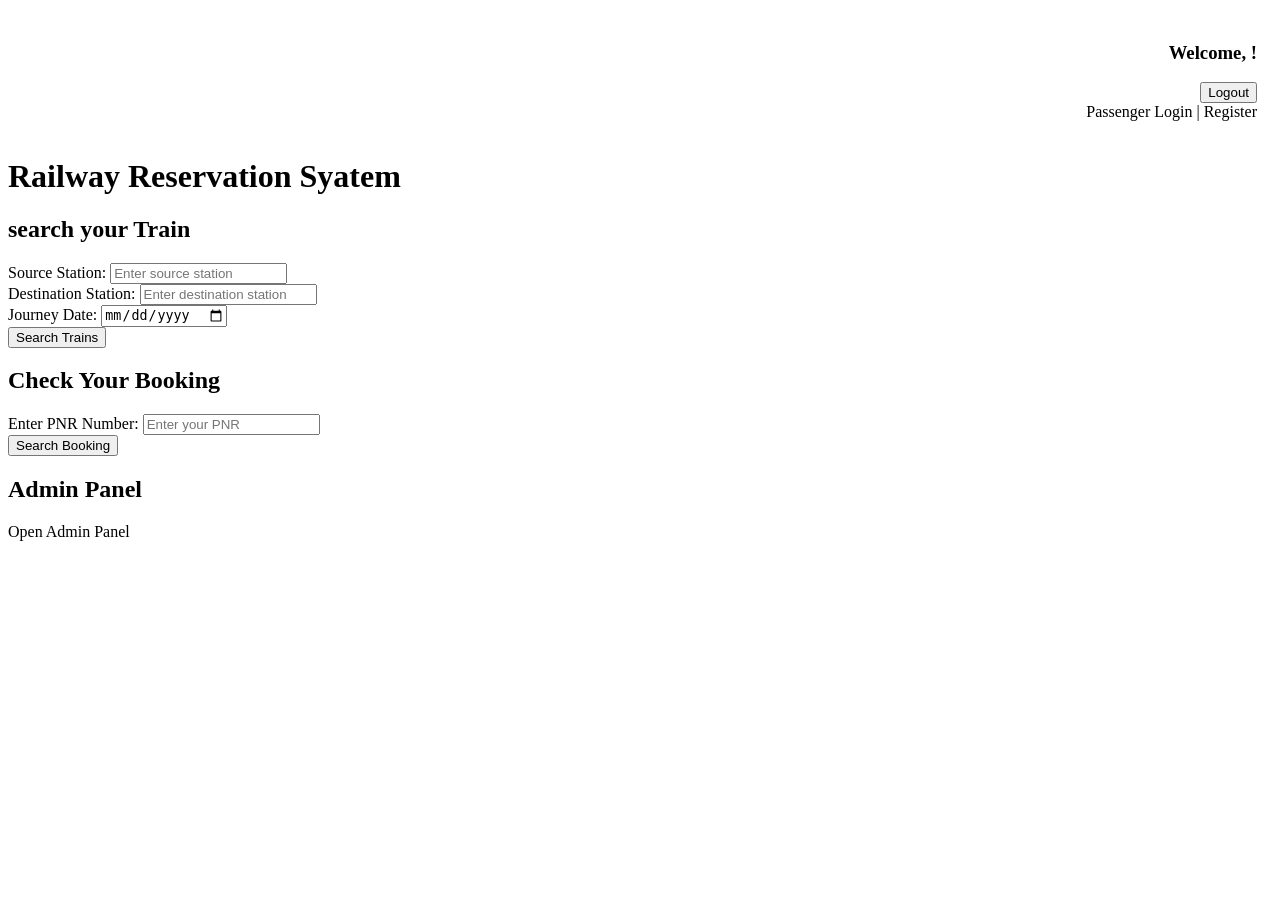
<file: src/main/resources/templates/index.html>
<!DOCTYPE html>
<html xmlns:th="http://www.thymeleaf.org">
<head>
    <meta charset="UTF-8">
    <meta name="viewport" content="width=device-width, initial-scale=1.0">
    <title>Railway Reservation System</title>
    <link rel="stylesheet" th:href="@{/css/home.css}">
</head>
<body>
    
<div style="text-align:right; padding:15px;">

    <div th:if="${session.passengerId != null}">
        <h3>
            Welcome,
            <span th:text="${session.passengerName}"></span>!
        </h3>

        <form th:action="@{/passenger/logout}" method="post">
            <button type="submit">Logout</button>
        </form>
    </div>

    <div th:unless="${session.passengerId != null}">
        <a th:href="@{/passenger/login}">Passenger Login</a>
        |
        <a th:href="@{/register}">Register</a>
    </div>

</div>


  <h1>Railway Reservation Syatem</h1>
    <p th:if="${mesage}"
    th:text="${message}"
    style="color:green;">
</p>
<p th:if="${mesage}"
    th:text="${error}"
    style="color:red;">
</p>
    <h2>search your Train</h2>
    <form th:action="@{/search-trains}" method="get">
        <label>Source Station:</label>
        <input type="text" name="source" placeholder="Enter source station" required>
        <br>
        <label>Destination Station:</label>
        <input type="text" name="destination" placeholder="Enter destination station" required>
        <br>
        <label>Journey Date:</label>
        <input type="date" name="journeyDate" required>
        <br>
        <button type="submit">Search Trains</button>
    </form>
    <h2>Check Your Booking</h2>
    <form th:action="@{/search-booking}" method="get">
        <label>Enter PNR Number:</label>
        <input type="text" name="pnr" placeholder="Enter your PNR" required>
        <br>
        <button type="submit">Search Booking</button>
    </form>
    <h2>Admin Panel</h2>
    <a th:href="@{/admin}">Open Admin Panel</a>
</body>
</html>
</file>
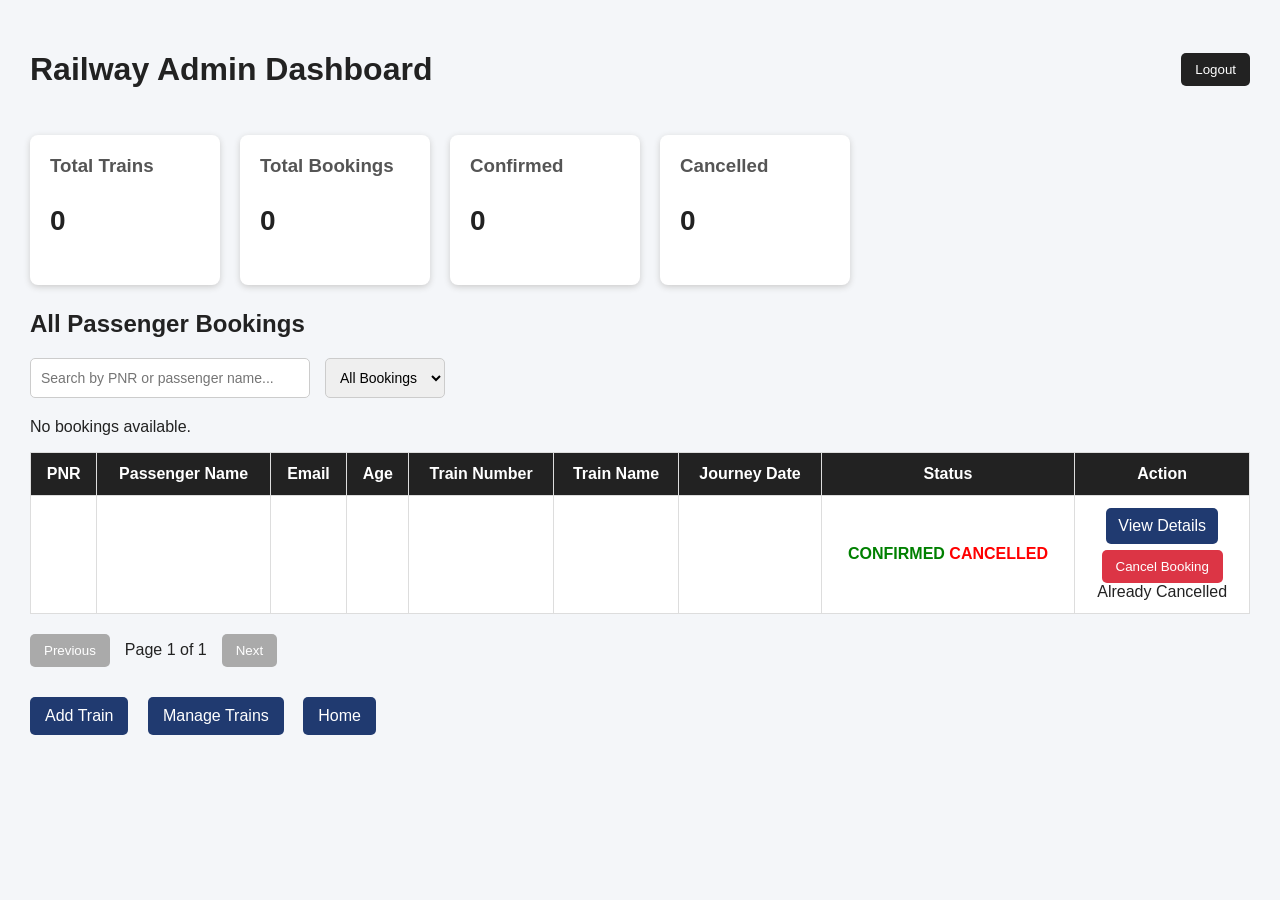
<file: src/main/resources/templates/admin-dashboard.html>
<!DOCTYPE html>
<html xmlns:th="http://www.thymeleaf.org">

<head>
    <meta charset="UTF-8">
    <meta name="viewport" content="width=device-width, initial-scale=1.0">

    <title>Railway Admin Dashboard</title>

    <style>
        * {
            box-sizing: border-box;
        }

        body {
            font-family: Arial, Helvetica, sans-serif;
            margin: 30px;
            background: #f4f6f9;
            color: #222;
        }

        .admin-header {
            display: flex;
            justify-content: space-between;
            align-items: center;
            flex-wrap: wrap;
        }

        h1, h2 {
            color: #222;
        }

        .dashboard {
            display: flex;
            gap: 20px;
            flex-wrap: wrap;
            margin: 25px 0;
        }

        .card {
            background: white;
            padding: 20px;
            width: 190px;
            border-radius: 8px;
            box-shadow: 0 2px 6px #ccc;
        }

        .card h3 {
            margin-top: 0;
            color: #555;
        }

        .card p {
            font-size: 28px;
            font-weight: bold;
        }

        .message {
            color: green;
            font-weight: bold;
        }

        .error {
            color: red;
            font-weight: bold;
        }

        .booking-controls {
            display: flex;
            gap: 15px;
            margin: 20px 0;
            flex-wrap: wrap;
        }

        .booking-controls input,
        .booking-controls select {
            padding: 10px;
            border: 1px solid #ccc;
            border-radius: 5px;
            font-size: 14px;
        }

        .booking-controls input {
            width: 280px;
        }

        .table-container {
            width: 100%;
            overflow-x: auto;
            background: white;
        }

        table {
            width: 100%;
            border-collapse: collapse;
            background: white;
            min-width: 850px;
        }

        th, td {
            padding: 12px;
            border: 1px solid #ddd;
            text-align: center;
        }

        th {
            background: #222;
            color: white;
        }

        tbody tr:hover {
            background: #f1f3f5;
        }

        .confirmed {
            color: green;
            font-weight: bold;
        }

        .cancelled {
            color: red;
            font-weight: bold;
        }

        button {
            padding: 9px 14px;
            border: none;
            border-radius: 5px;
            cursor: pointer;
            transition: 0.3s;
        }

        .cancel-btn {
            background: #dc3545;
            color: white;
        }

        .cancel-btn:hover {
            background: #b02a37;
        }

        .logout-btn {
            background: #222;
            color: white;
        }

        .logout-btn:hover {
            background: #444;
        }

        .details-btn {
            display: inline-block;
            background: #203a70;
            color: white;
            padding: 9px 12px;
            text-decoration: none;
            border-radius: 5px;
            margin-bottom: 6px;
        }

        .details-btn:hover {
            background: #14264d;
        }

        .pagination {
            margin-top: 20px;
            display: flex;
            align-items: center;
            gap: 15px;
        }

        .pagination button {
            background: #203a70;
            color: white;
        }

        .pagination button:hover:not(:disabled) {
            background: #14264d;
        }

        .pagination button:disabled {
            background: #aaa;
            cursor: not-allowed;
        }

        .navigation {
            margin-top: 30px;
        }

        .navigation a {
            display: inline-block;
            margin-right: 15px;
            margin-bottom: 10px;
            padding: 10px 15px;
            background: #203a70;
            color: white;
            text-decoration: none;
            border-radius: 5px;
        }

        .navigation a:hover {
            background: #14264d;
        }

        @media (max-width: 600px) {
            body {
                margin: 15px;
            }

            .card {
                width: 100%;
            }

            .booking-controls input {
                width: 100%;
            }
        }
    </style>

</head>

<body>

    <!-- Header -->

    <div class="admin-header">

        <h1>Railway Admin Dashboard</h1>

        <form th:action="@{/logout}" method="post">
            <button type="submit" class="logout-btn">
                Logout
            </button>
        </form>

    </div>

    <!-- Messages -->

    <p th:if="${message}" th:text="${message}" class="message"></p>
    <p th:if="${error}" th:text="${error}" class="error"></p>

    <!-- Dashboard Statistics -->

    <div class="dashboard">

        <div class="card">
            <h3>Total Trains</h3>
            <p th:text="${totalTrains}">0</p>
        </div>

        <div class="card">
            <h3>Total Bookings</h3>
            <p th:text="${totalBookings}">0</p>
        </div>

        <div class="card">
            <h3>Confirmed</h3>
            <p th:text="${confirmedBookings}">0</p>
        </div>

        <div class="card">
            <h3>Cancelled</h3>
            <p th:text="${cancelledBookings}">0</p>
        </div>

    </div>

    <!-- Passenger Bookings -->

    <h2>All Passenger Bookings</h2>

    <!-- Search and Filter -->

    <div class="booking-controls">

        <input type="text"
               id="searchInput"
               placeholder="Search by PNR or passenger name...">

        <select id="statusFilter">
            <option value="ALL">All Bookings</option>
            <option value="CONFIRMED">Confirmed</option>
            <option value="CANCELLED">Cancelled</option>
        </select>

    </div>

    <div th:if="${#lists.isEmpty(bookings)}">
        <p>No bookings available.</p>
    </div>

    <!-- Booking Table -->

    <div class="table-container"
         th:if="${not #lists.isEmpty(bookings)}">

        <table id="bookingTable">

            <thead>
                <tr>
                    <th>PNR</th>
                    <th>Passenger Name</th>
                    <th>Email</th>
                    <th>Age</th>
                    <th>Train Number</th>
                    <th>Train Name</th>
                    <th>Journey Date</th>
                    <th>Status</th>
                    <th>Action</th>
                </tr>
            </thead>

            <tbody>

                <tr class="booking-row"
                    th:each="booking : ${bookings}">

                    <td th:text="${booking.pnr}"></td>

                    <td th:text="${booking.passengerName}"></td>

                    <td th:text="${booking.email}"></td>

                    <td th:text="${booking.age}"></td>

                    <td th:text="${booking.train.trainNumber}"></td>

                    <td th:text="${booking.train.trainName}"></td>

                    <td th:text="${booking.journeyDate}"></td>

                    <td>
                        <span th:if="${booking.status == 'CONFIRMED'}"
                              class="confirmed">
                            CONFIRMED
                        </span>

                        <span th:if="${booking.status == 'CANCELLED'}"
                              class="cancelled">
                            CANCELLED
                        </span>
                    </td>

                    <td>

                        <!-- View Booking Details -->

                        <a class="details-btn"
                           th:href="@{/admin/booking-details/{pnr}(pnr=${booking.pnr})}">
                            View Details
                        </a>

                        <!-- Cancel Booking -->

                        <form th:if="${booking.status == 'CONFIRMED'}"
                              th:action="@{/admin/cancel-booking/{pnr}(pnr=${booking.pnr})}"
                              method="post">

                            <button type="submit"
                                    class="cancel-btn"
                                    onclick="return confirm('Are you sure you want to cancel this booking?')">
                                Cancel Booking
                            </button>

                        </form>

                        <span th:if="${booking.status == 'CANCELLED'}">
                            Already Cancelled
                        </span>

                    </td>

                </tr>

            </tbody>

        </table>

    </div>

    <!-- Pagination -->

    <div class="pagination"
         id="pagination"
         th:if="${not #lists.isEmpty(bookings)}">

        <button type="button" id="prevBtn">
            Previous
        </button>

        <span id="pageInfo">Page 1</span>

        <button type="button" id="nextBtn">
            Next
        </button>

    </div>

    <!-- Navigation -->

    <div class="navigation">

        <a th:href="@{/admin}">Add Train</a>

        <a th:href="@{/admin/trains}">Manage Trains</a>

        <a th:href="@{/}">Home</a>

    </div>

    <!-- JavaScript -->

    <script>

        const rows = Array.from(
            document.querySelectorAll(".booking-row")
        );

        const searchInput =
            document.getElementById("searchInput");

        const statusFilter =
            document.getElementById("statusFilter");

        const prevBtn =
            document.getElementById("prevBtn");

        const nextBtn =
            document.getElementById("nextBtn");

        const pageInfo =
            document.getElementById("pageInfo");

        const rowsPerPage = 5;

        let currentPage = 1;

        let filteredRows = [];

        // Search and Filter Bookings

        function filterBookings() {

            const searchValue =
                searchInput.value.toLowerCase().trim();

            const statusValue =
                statusFilter.value;

            filteredRows = rows.filter(row => {

                const rowText =
                    row.innerText.toLowerCase();

                const status =
                    row.cells[7].innerText.trim();

                const matchesSearch =
                    rowText.includes(searchValue);

                const matchesStatus =
                    statusValue === "ALL" ||
                    status === statusValue;

                return matchesSearch && matchesStatus;

            });

            currentPage = 1;

            displayBookings();
        }

        // Display Bookings

        function displayBookings() {

            rows.forEach(row => {
                row.style.display = "none";
            });

            const totalPages = Math.ceil(
                filteredRows.length / rowsPerPage
            );

            const start =
                (currentPage - 1) * rowsPerPage;

            const end =
                start + rowsPerPage;

            filteredRows.slice(start, end).forEach(row => {
                row.style.display = "";
            });

            pageInfo.innerText =
                `Page ${totalPages === 0 ? 0 : currentPage} of ${totalPages}`;

            prevBtn.disabled =
                currentPage <= 1;

            nextBtn.disabled =
                currentPage >= totalPages ||
                totalPages === 0;
        }

        // Search Event

        searchInput.addEventListener(
            "input",
            filterBookings
        );

        // Status Filter Event

        statusFilter.addEventListener(
            "change",
            filterBookings
        );

        // Previous Page

        prevBtn.addEventListener("click", () => {

            if (currentPage > 1) {

                currentPage--;

                displayBookings();
            }

        });

        // Next Page

        nextBtn.addEventListener("click", () => {

            const totalPages = Math.ceil(
                filteredRows.length / rowsPerPage
            );

            if (currentPage < totalPages) {

                currentPage++;

                displayBookings();
            }

        });

        // Initial Display

        filterBookings();

    </script>

</body>
</html>
</file>
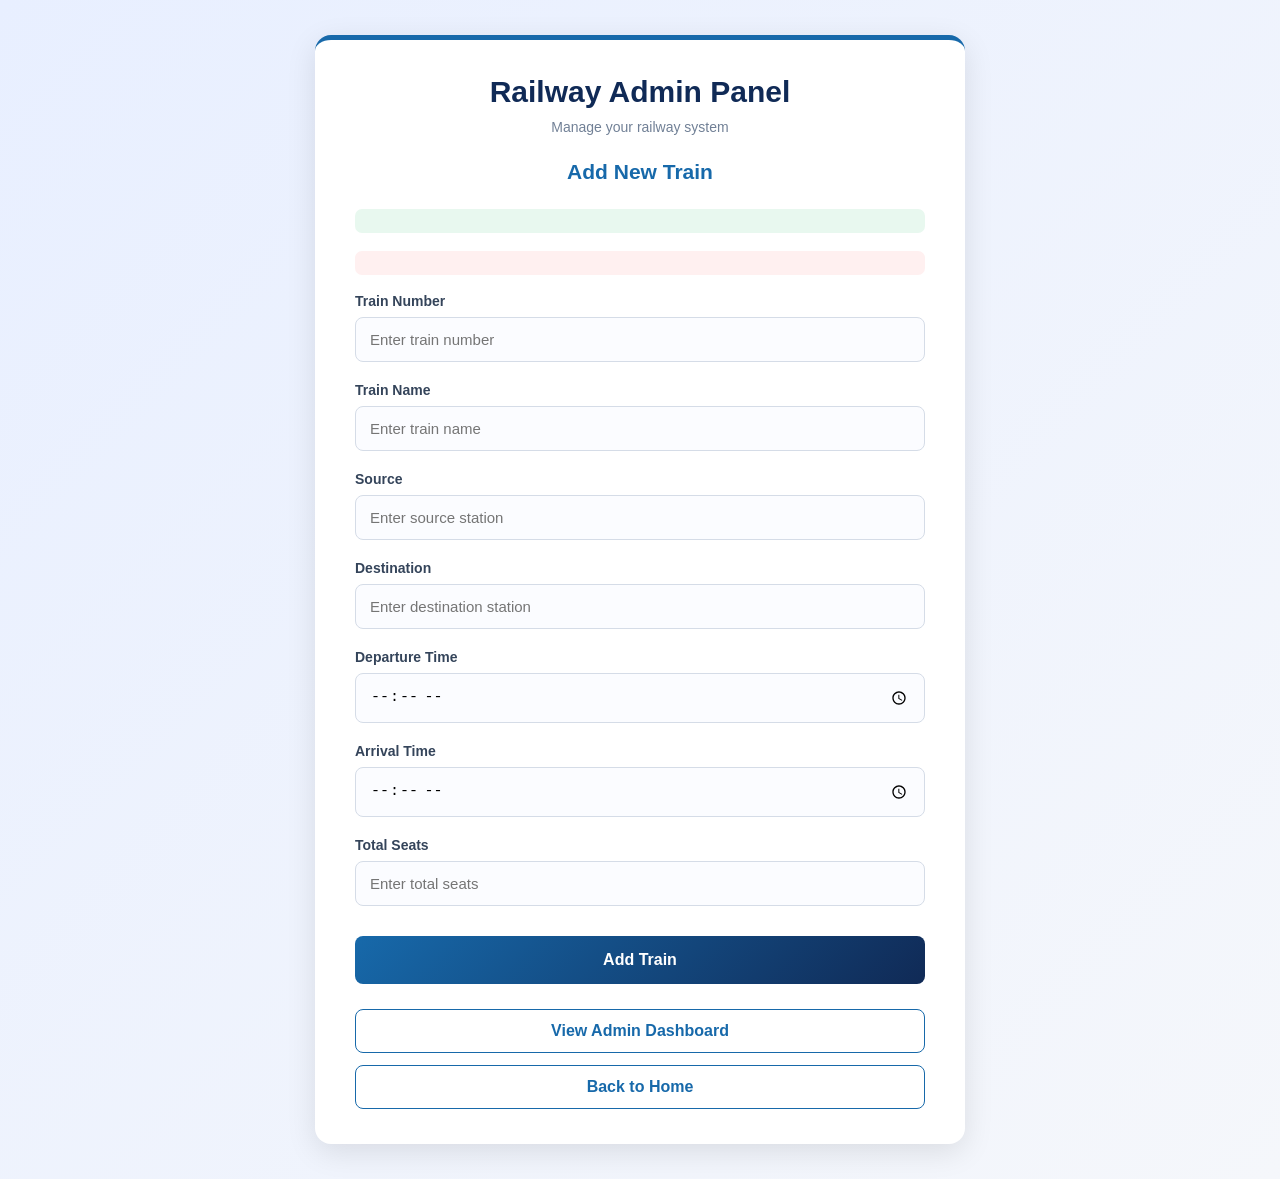
<file: src/main/resources/templates/admin.html>
<!DOCTYPE html>
<html xmlns:th="http://www.thymeleaf.org">

<head>
    <meta charset="UTF-8">
    <meta name="viewport" content="width=device-width, initial-scale=1.0">

    <title>Admin - Add Train</title>

    <style>
        * {
            margin: 0;
            padding: 0;
            box-sizing: border-box;
        }

        body {
            font-family: 'Segoe UI', Arial, sans-serif;
            min-height: 100vh;
            background: linear-gradient(135deg, #e8efff, #f5f7fb);
            color: #263238;
            padding: 35px 20px;
        }

        .container {
            max-width: 650px;
            margin: auto;
            background: white;
            padding: 35px 40px;
            border-radius: 16px;
            box-shadow: 0 8px 30px rgba(0, 0, 0, 0.1);
            border-top: 5px solid #1769aa;
        }

        h1 {
            text-align: center;
            color: #102a56;
            font-size: 30px;
            margin-bottom: 10px;
        }

        h2 {
            text-align: center;
            color: #1769aa;
            font-size: 21px;
            margin-bottom: 25px;
        }

        .subtitle {
            text-align: center;
            color: #718096;
            font-size: 14px;
            margin-bottom: 25px;
        }

        .form-group {
            margin-bottom: 20px;
        }

        label {
            display: block;
            font-size: 14px;
            font-weight: 600;
            color: #34445a;
            margin-bottom: 8px;
        }

        input {
            width: 100%;
            padding: 13px 14px;
            border: 1px solid #d5dce7;
            border-radius: 8px;
            font-size: 15px;
            background: #fbfcff;
            outline: none;
            transition: 0.3s;
        }

        input:focus {
            border-color: #1769aa;
            background: white;
            box-shadow: 0 0 0 3px rgba(23, 105, 170, 0.12);
        }

        button {
            width: 100%;
            padding: 15px;
            margin-top: 10px;
            background: linear-gradient(135deg, #1769aa, #102a56);
            color: white;
            border: none;
            border-radius: 8px;
            font-size: 16px;
            font-weight: bold;
            cursor: pointer;
            transition: 0.3s;
        }

        button:hover {
            transform: translateY(-2px);
            box-shadow: 0 5px 15px rgba(16, 42, 86, 0.2);
        }

        .message {
            padding: 12px;
            border-radius: 7px;
            text-align: center;
            margin-bottom: 18px;
            font-size: 14px;
        }

        .success {
            background: #e8f8ef;
            color: #16834a;
        }

        .error {
            background: #fff0f0;
            color: #c62828;
        }

        .links {
            margin-top: 25px;
            display: flex;
            flex-direction: column;
            gap: 12px;
        }

        .links a {
            display: block;
            text-align: center;
            padding: 12px;
            border: 1px solid #1769aa;
            border-radius: 8px;
            color: #1769aa;
            text-decoration: none;
            font-weight: 600;
            transition: 0.3s;
        }

        .links a:hover {
            background: #1769aa;
            color: white;
        }

        @media (max-width: 600px) {
            body {
                padding: 15px;
            }

            .container {
                padding: 25px 20px;
            }

            h1 {
                font-size: 24px;
            }
        }
    </style>

</head>

<body>

    <div class="container">

        <h1>Railway Admin Panel</h1>
        <p class="subtitle">Manage your railway system</p>

        <h2>Add New Train</h2>

        <p class="message success"
           th:if="${message}"
           th:text="${message}">
        </p>

        <p class="message error"
           th:if="${error}"
           th:text="${error}">
        </p>

        <form th:action="@{/admin/add-train}" method="post">

            <div class="form-group">
                <label>Train Number</label>
                <input type="text"
                       name="trainNumber"
                       placeholder="Enter train number"
                       required>
            </div>

            <div class="form-group">
                <label>Train Name</label>
                <input type="text"
                       name="trainName"
                       placeholder="Enter train name"
                       required>
            </div>

            <div class="form-group">
                <label>Source</label>
                <input type="text"
                       name="source"
                       placeholder="Enter source station"
                       required>
            </div>

            <div class="form-group">
                <label>Destination</label>
                <input type="text"
                       name="destination"
                       placeholder="Enter destination station"
                       required>
            </div>

            <div class="form-group">
                <label>Departure Time</label>
                <input type="time"
                       name="departureTime"
                       required>
            </div>

            <div class="form-group">
                <label>Arrival Time</label>
                <input type="time"
                       name="arrivalTime"
                       required>
            </div>

            <div class="form-group">
                <label>Total Seats</label>
                <input type="number"
                       name="totalSeats"
                       min="1"
                       placeholder="Enter total seats"
                       required>
            </div>

            <button type="submit">Add Train</button>

        </form>

        <div class="links">

            <a th:href="@{/admin/dashboard}">
                View Admin Dashboard
            </a>

            <a th:href="@{/}">
                Back to Home
            </a>

        </div>

    </div>

</body>
</html>
</file>
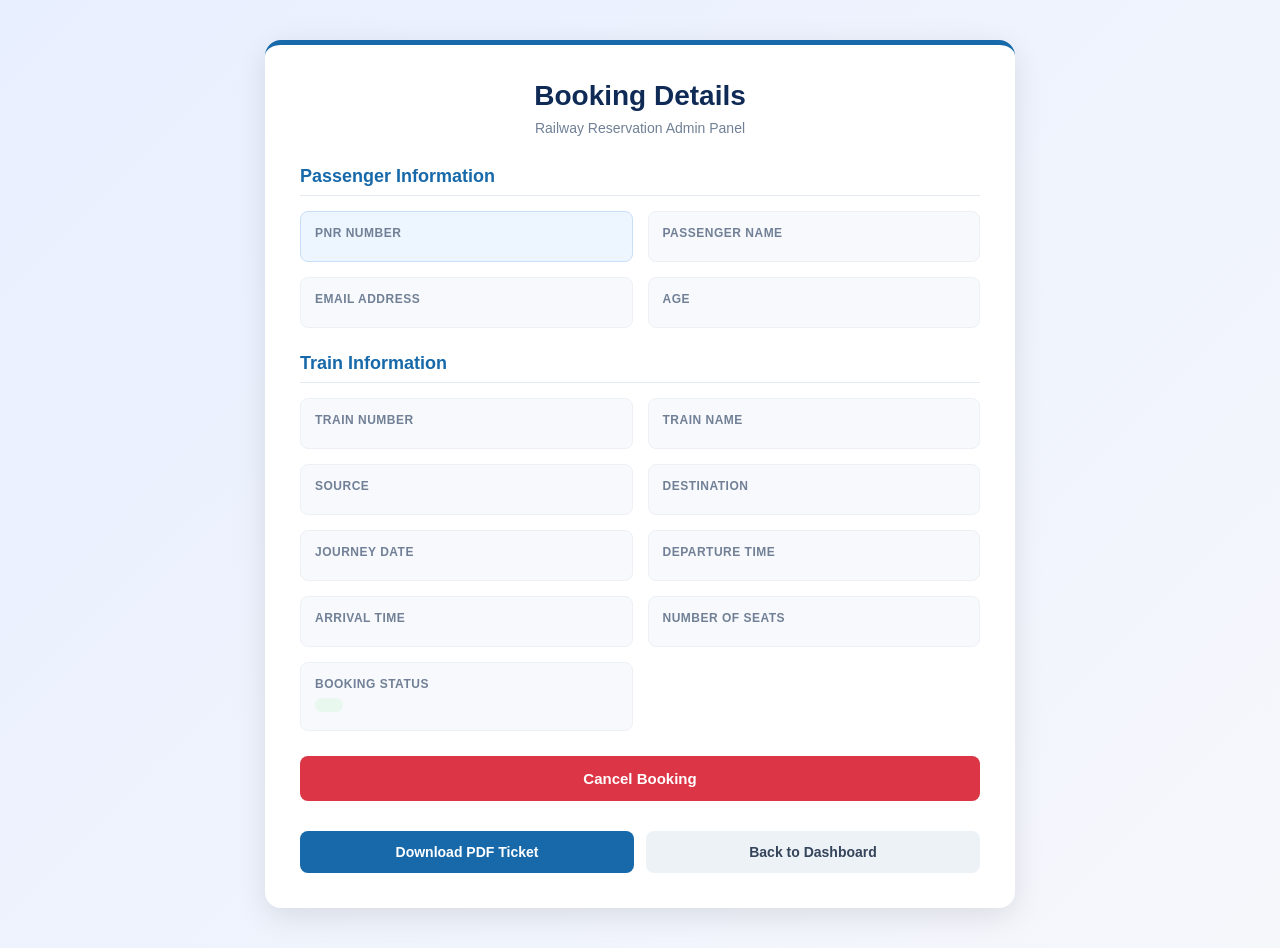
<file: src/main/resources/templates/booking-details.html>
<!DOCTYPE html>
<html xmlns:th="http://www.thymeleaf.org">

<head>
    <meta charset="UTF-8">
    <meta name="viewport" content="width=device-width, initial-scale=1.0">

    <title>Booking Details | Railway Admin</title>

    <style>
        * {
            margin: 0;
            padding: 0;
            box-sizing: border-box;
        }

        body {
            font-family: 'Segoe UI', Arial, sans-serif;
            min-height: 100vh;
            background: linear-gradient(135deg, #e8efff, #f5f7fb);
            color: #263238;
            padding: 40px 20px;
        }

        .container {
            max-width: 750px;
            margin: auto;
            background: white;
            padding: 35px;
            border-radius: 16px;
            box-shadow: 0 8px 30px rgba(0, 0, 0, 0.1);
            border-top: 5px solid #1769aa;
        }

        h1 {
            text-align: center;
            color: #102a56;
            font-size: 28px;
            margin-bottom: 8px;
        }

        .subtitle {
            text-align: center;
            color: #718096;
            margin-bottom: 30px;
            font-size: 14px;
        }

        .section-title {
            color: #1769aa;
            font-size: 18px;
            margin: 25px 0 15px;
            padding-bottom: 8px;
            border-bottom: 1px solid #e5eaf2;
        }

        .details-grid {
            display: grid;
            grid-template-columns: 1fr 1fr;
            gap: 15px;
        }

        .detail {
            background: #f7f9fc;
            padding: 14px;
            border-radius: 8px;
            border: 1px solid #edf0f5;
        }

        .detail strong {
            display: block;
            color: #718096;
            font-size: 12px;
            margin-bottom: 7px;
            text-transform: uppercase;
            letter-spacing: 0.5px;
        }

        .detail span {
            color: #263238;
            font-size: 15px;
            font-weight: 600;
            overflow-wrap: anywhere;
        }

        .pnr {
            background: #edf5ff;
            border: 1px solid #c9def8;
        }

        .pnr span {
            color: #1769aa;
            font-size: 18px;
        }

        .status {
            display: inline-block;
            padding: 7px 14px;
            border-radius: 20px;
            background: #e8f8ef;
            color: #16834a !important;
            font-size: 13px !important;
        }

        .cancelled {
            background: #fff0f0;
            color: #c62828 !important;
        }

        .actions {
            display: flex;
            flex-wrap: wrap;
            gap: 12px;
            margin-top: 30px;
        }

        .btn {
            flex: 1;
            min-width: 180px;
            padding: 13px 16px;
            text-align: center;
            border: none;
            border-radius: 8px;
            text-decoration: none;
            font-size: 14px;
            font-weight: 600;
            cursor: pointer;
            transition: 0.3s;
        }

        .download-btn {
            background: #1769aa;
            color: white;
        }

        .download-btn:hover {
            background: #102a56;
            transform: translateY(-2px);
        }

        .dashboard-btn {
            background: #edf2f7;
            color: #34445a;
        }

        .dashboard-btn:hover {
            background: #dce5ef;
        }

        .cancel-btn {
            width: 100%;
            margin-top: 25px;
            padding: 14px;
            background: #dc3545;
            color: white;
            border: none;
            border-radius: 8px;
            font-size: 15px;
            font-weight: bold;
            cursor: pointer;
            transition: 0.3s;
        }

        .cancel-btn:hover {
            background: #b02a37;
        }

        @media (max-width: 550px) {
            body {
                padding: 20px 12px;
            }

            .container {
                padding: 22px 18px;
            }

            .details-grid {
                grid-template-columns: 1fr;
            }

            h1 {
                font-size: 23px;
            }

            .actions {
                flex-direction: column;
            }
        }
    </style>
</head>

<body>

    <div class="container">

        <h1>Booking Details</h1>
        <p class="subtitle">Railway Reservation Admin Panel</p>

        <h3 class="section-title">Passenger Information</h3>

        <div class="details-grid">

            <div class="detail pnr">
                <strong>PNR Number</strong>
                <span th:text="${booking.pnr}"></span>
            </div>

            <div class="detail">
                <strong>Passenger Name</strong>
                <span th:text="${booking.passengerName}"></span>
            </div>

            <div class="detail">
                <strong>Email Address</strong>
                <span th:text="${booking.email}"></span>
            </div>

            <div class="detail">
                <strong>Age</strong>
                <span th:text="${booking.age}"></span>
            </div>

        </div>

        <h3 class="section-title">Train Information</h3>

        <div class="details-grid">

            <div class="detail">
                <strong>Train Number</strong>
                <span th:text="${booking.train.trainNumber}"></span>
            </div>

            <div class="detail">
                <strong>Train Name</strong>
                <span th:text="${booking.train.trainName}"></span>
            </div>

            <div class="detail">
                <strong>Source</strong>
                <span th:text="${booking.train.source}"></span>
            </div>

            <div class="detail">
                <strong>Destination</strong>
                <span th:text="${booking.train.destination}"></span>
            </div>

            <div class="detail">
                <strong>Journey Date</strong>
                <span th:text="${booking.journeyDate}"></span>
            </div>

            <div class="detail">
                <strong>Departure Time</strong>
                <span th:text="${booking.train.departureTime}"></span>
            </div>

            <div class="detail">
                <strong>Arrival Time</strong>
                <span th:text="${booking.train.arrivalTime}"></span>
            </div>

            <div class="detail">
                <strong>Number of Seats</strong>
                <span th:text="${booking.numberOfSeats}"></span>
            </div>

            <div class="detail">
                <strong>Booking Status</strong>
                <span class="status"
                      th:classappend="${booking.status == 'CANCELLED'} ? 'cancelled' : ''"
                      th:text="${booking.status}">
                </span>
            </div>

        </div>

        <div th:if="${booking.status == 'CONFIRMED'}">

            <form th:action="@{/admin/cancel-booking/{pnr}(pnr=${booking.pnr})}"
                  method="post">

                <button type="submit"
                        class="cancel-btn"
                        onclick="return confirm('Are you sure you want to cancel this booking?')">
                    Cancel Booking
                </button>

            </form>

        </div>

        <div class="actions">

            <a th:href="@{/download-ticket(pnr=${booking.pnr})}"
               class="btn download-btn">
                Download PDF Ticket
            </a>

            <a th:href="@{/admin/dashboard}"
               class="btn dashboard-btn">
                Back to Dashboard
            </a>

        </div>

    </div>

</body>
</html>
</file>
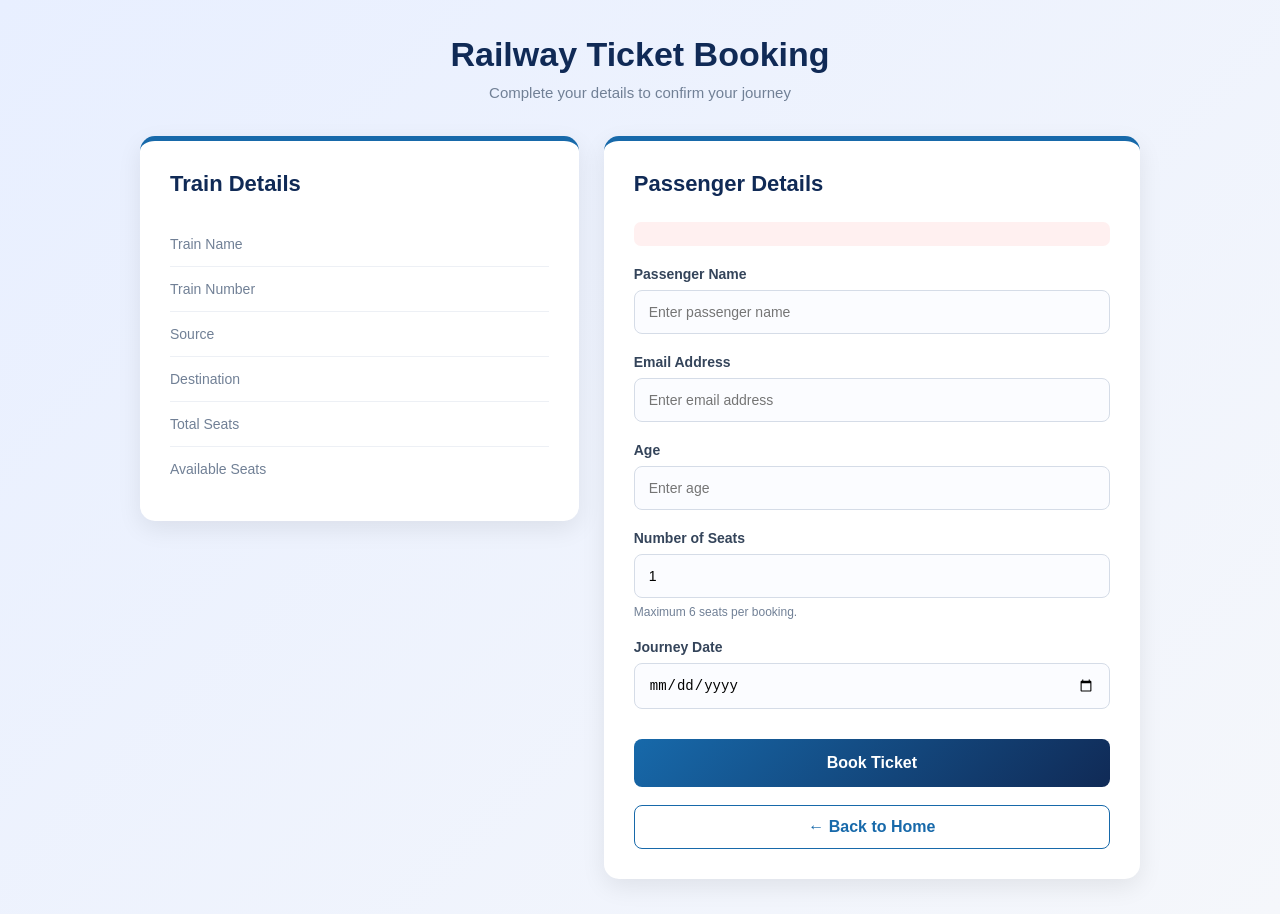
<file: src/main/resources/templates/booking.html>
<!DOCTYPE html>
<html xmlns:th="http://www.thymeleaf.org">

<head>
    <meta charset="UTF-8">
    <meta name="viewport" content="width=device-width, initial-scale=1.0">

    <title>Book Train Ticket</title>

    <style>
        * {
            margin: 0;
            padding: 0;
            box-sizing: border-box;
        }

        body {
            font-family: 'Segoe UI', Arial, sans-serif;
            min-height: 100vh;
            background: linear-gradient(135deg, #e8efff, #f5f7fb);
            color: #263238;
            padding: 35px 20px;
        }

        /* Header */
        .header {
            text-align: center;
            margin-bottom: 35px;
        }

        .header h1 {
            color: #102a56;
            font-size: 34px;
            margin-bottom: 10px;
        }

        .header p {
            color: #718096;
            font-size: 15px;
        }

        /* Main Container */
        .booking-container {
            max-width: 1000px;
            margin: auto;
            display: grid;
            grid-template-columns: 0.9fr 1.1fr;
            gap: 25px;
            align-items: start;
        }

        /* Train Information Card */
        .train-info {
            background: white;
            padding: 30px;
            border-radius: 15px;
            box-shadow: 0 8px 25px rgba(0, 0, 0, 0.08);
            border-top: 5px solid #1769aa;
        }

        .train-info h2,
        .booking-form h2 {
            color: #102a56;
            font-size: 22px;
            margin-bottom: 25px;
        }

        .info-item {
            display: flex;
            justify-content: space-between;
            align-items: center;
            gap: 12px;
            padding: 14px 0;
            border-bottom: 1px solid #edf0f5;
        }

        .info-item:last-child {
            border-bottom: none;
        }

        .info-item span {
            color: #718096;
            font-size: 14px;
        }

        .info-item strong {
            color: #263238;
            font-size: 14px;
            text-align: right;
            overflow-wrap: anywhere;
        }

        /* Booking Form Card */
        .booking-form {
            background: white;
            padding: 30px;
            border-radius: 15px;
            box-shadow: 0 8px 25px rgba(0, 0, 0, 0.08);
            border-top: 5px solid #1769aa;
        }

        .form-group {
            margin-bottom: 20px;
        }

        .form-group label {
            display: block;
            font-size: 14px;
            font-weight: 600;
            color: #34445a;
            margin-bottom: 8px;
        }

        .form-group input {
            width: 100%;
            padding: 13px 14px;
            border: 1px solid #d5dce7;
            border-radius: 8px;
            font-size: 14px;
            background: #fbfcff;
            outline: none;
            transition: 0.3s;
        }

        .form-group input:focus {
            border-color: #1769aa;
            background: white;
            box-shadow: 0 0 0 3px rgba(23, 105, 170, 0.12);
        }

        .form-group small {
            display: block;
            margin-top: 7px;
            color: #718096;
            font-size: 12px;
        }

        /* Error Message */
        .error-message {
            background: #fff0f0;
            color: #c62828;
            padding: 12px;
            border-radius: 7px;
            margin-bottom: 20px;
            font-size: 14px;
        }

        /* Submit Button */
        .submit-btn {
            width: 100%;
            padding: 15px;
            margin-top: 10px;
            background: linear-gradient(135deg, #1769aa, #102a56);
            color: white;
            border: none;
            border-radius: 8px;
            font-size: 16px;
            font-weight: bold;
            cursor: pointer;
            transition: 0.3s;
        }

        .submit-btn:hover {
            transform: translateY(-2px);
            box-shadow: 0 5px 15px rgba(16, 42, 86, 0.2);
        }

        .submit-btn:disabled {
            background: #9ca3af;
            cursor: not-allowed;
            transform: none;
            box-shadow: none;
        }

        /* Back Button */
        .back-btn {
            display: block;
            text-align: center;
            margin-top: 18px;
            padding: 12px;
            border: 1px solid #1769aa;
            border-radius: 8px;
            color: #1769aa;
            text-decoration: none;
            font-weight: 600;
            transition: 0.3s;
        }

        .back-btn:hover {
            background: #1769aa;
            color: white;
        }

        /* Responsive Design */
        @media (max-width: 750px) {
            body {
                padding: 20px 14px;
            }

            .booking-container {
                grid-template-columns: 1fr;
            }

            .header h1 {
                font-size: 27px;
            }

            .train-info,
            .booking-form {
                padding: 23px 20px;
            }
        }
    </style>

</head>

<body>

    <div class="header">
        <h1>Railway Ticket Booking</h1>
        <p>Complete your details to confirm your journey</p>
    </div>

    <div class="booking-container">

        <!-- Train Details -->
        <div class="train-info">

            <h2>Train Details</h2>

            <div class="info-item">
                <span>Train Name</span>
                <strong th:text="${train.trainName}"></strong>
            </div>

            <div class="info-item">
                <span>Train Number</span>
                <strong th:text="${train.trainNumber}"></strong>
            </div>

            <div class="info-item">
                <span>Source</span>
                <strong th:text="${train.source}"></strong>
            </div>

            <div class="info-item">
                <span>Destination</span>
                <strong th:text="${train.destination}"></strong>
            </div>

            <div class="info-item">
                <span>Total Seats</span>
                <strong th:text="${train.totalSeats}"></strong>
            </div>

            <div class="info-item">
                <span>Available Seats</span>
                <strong th:text="${remainingSeats}"
                        style="color: green;">
                </strong>
            </div>

        </div>

        <!-- Booking Form -->
        <div class="booking-form">

            <h2>Passenger Details</h2>

            <p class="error-message"
               th:if="${error}"
               th:text="${error}">
            </p>

            <form th:action="@{/book}" method="post">

                <input type="hidden"
                       name="trainId"
                       th:value="${train.id}">

                <div class="form-group">
                    <label>Passenger Name</label>
                    <input type="text"
                           name="passengerName"
                           placeholder="Enter passenger name"
                           required>
                </div>

                <div class="form-group">
                    <label>Email Address</label>
                    <input type="email"
                           name="email"
                           placeholder="Enter email address"
                           required>
                </div>

                <div class="form-group">
                    <label>Age</label>
                    <input type="number"
                           name="age"
                           min="1"
                           max="120"
                           placeholder="Enter age"
                           required>
                </div>

                <div class="form-group">
                    <label>Number of Seats</label>

                    <input type="number"
                           id="numberOfSeats"
                           name="numberOfSeats"
                           min="1"
                           max="6"
                           th:max="${remainingSeats < 6 ? remainingSeats : 6}"
                           value="1"
                           required>

                    <small>Maximum 6 seats per booking.</small>
                </div>

                <div class="form-group">
                    <label>Journey Date</label>
                    <input type="date"
                           name="journeyDate"
                           th:value="${journeyDate}"
                           required>
                </div>

                <button type="submit"
                        class="submit-btn"
                        th:disabled="${remainingSeats <= 0}">
                    Book Ticket
                </button>

            </form>

            <a th:href="@{/}" class="back-btn">
                ← Back to Home
            </a>

        </div>

    </div>

</body>
</html>
</file>
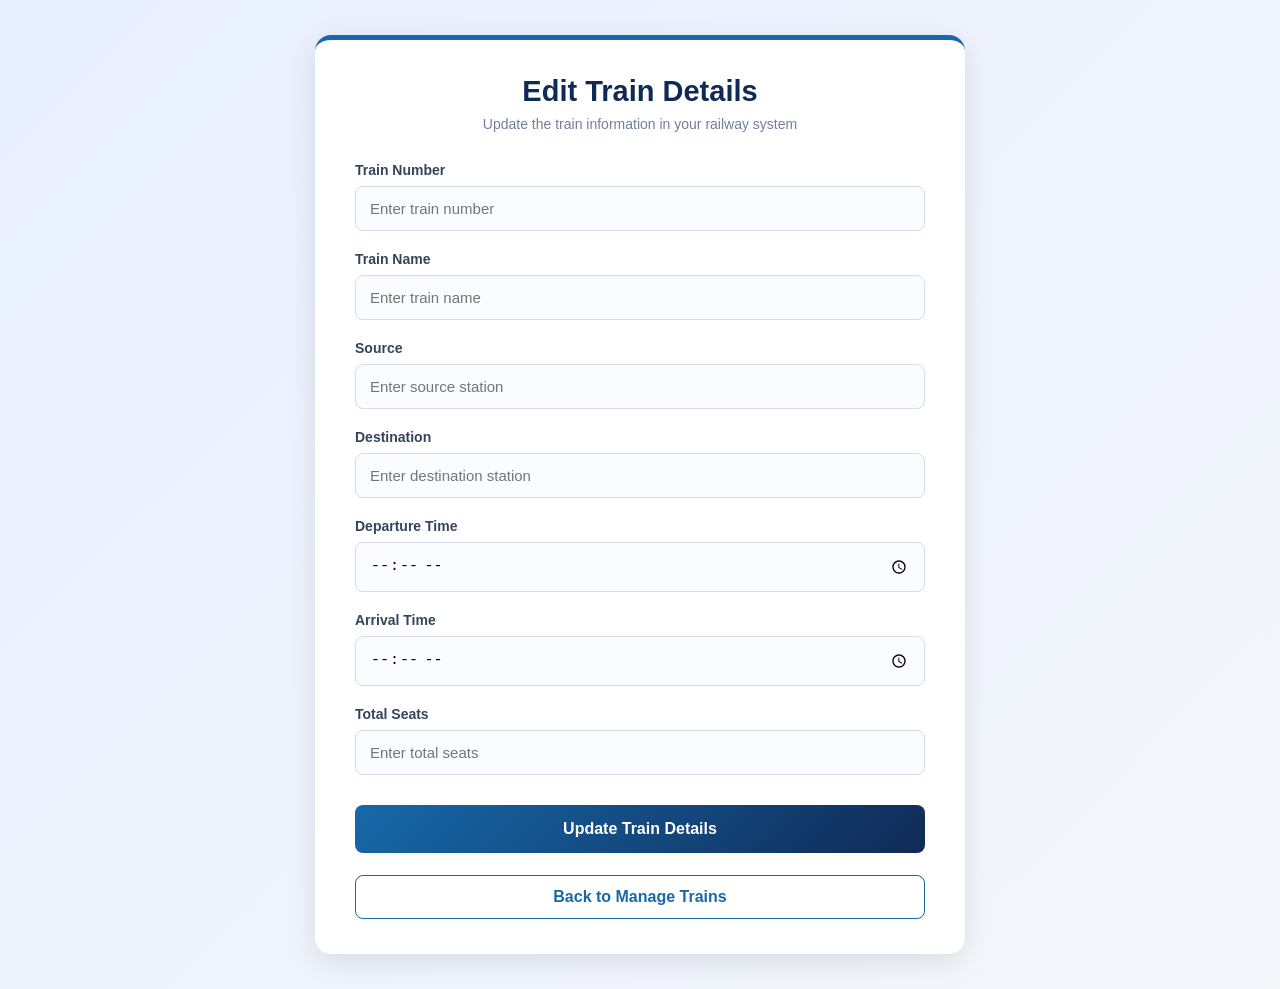
<file: src/main/resources/templates/edit-train.html>
<!DOCTYPE html>
<html xmlns:th="http://www.thymeleaf.org">

<head>
    <meta charset="UTF-8">
    <meta name="viewport" content="width=device-width, initial-scale=1.0">

    <title>Edit Train | Railway Admin</title>

    <style>
        * {
            margin: 0;
            padding: 0;
            box-sizing: border-box;
        }

        body {
            font-family: 'Segoe UI', Arial, sans-serif;
            min-height: 100vh;
            background: linear-gradient(135deg, #e8efff, #f5f7fb);
            color: #263238;
            padding: 35px 20px;
        }

        .container {
            max-width: 650px;
            margin: auto;
            background: white;
            padding: 35px 40px;
            border-radius: 16px;
            box-shadow: 0 8px 30px rgba(0, 0, 0, 0.1);
            border-top: 5px solid #1769aa;
        }

        h1 {
            text-align: center;
            color: #102a56;
            font-size: 29px;
            margin-bottom: 8px;
        }

        .subtitle {
            text-align: center;
            color: #718096;
            font-size: 14px;
            margin-bottom: 30px;
        }

        .form-group {
            margin-bottom: 20px;
        }

        label {
            display: block;
            font-size: 14px;
            font-weight: 600;
            color: #34445a;
            margin-bottom: 8px;
        }

        input {
            width: 100%;
            padding: 13px 14px;
            border: 1px solid #d5dce7;
            border-radius: 8px;
            font-size: 15px;
            background: #fbfcff;
            outline: none;
            transition: 0.3s;
        }

        input:focus {
            border-color: #1769aa;
            background: white;
            box-shadow: 0 0 0 3px rgba(23, 105, 170, 0.12);
        }

        button {
            width: 100%;
            padding: 15px;
            margin-top: 10px;
            background: linear-gradient(135deg, #1769aa, #102a56);
            color: white;
            border: none;
            border-radius: 8px;
            font-size: 16px;
            font-weight: bold;
            cursor: pointer;
            transition: 0.3s;
        }

        button:hover {
            transform: translateY(-2px);
            box-shadow: 0 5px 15px rgba(16, 42, 86, 0.2);
        }

        .back-link {
            display: block;
            text-align: center;
            margin-top: 22px;
            padding: 12px;
            border: 1px solid #1769aa;
            border-radius: 8px;
            color: #1769aa;
            text-decoration: none;
            font-weight: 600;
            transition: 0.3s;
        }

        .back-link:hover {
            background: #1769aa;
            color: white;
        }

        @media (max-width: 600px) {
            body {
                padding: 15px;
            }

            .container {
                padding: 25px 20px;
            }

            h1 {
                font-size: 24px;
            }
        }
    </style>
</head>

<body>

    <div class="container">

        <h1>Edit Train Details</h1>
        <p class="subtitle">Update the train information in your railway system</p>

        <form th:action="@{/admin/update-train}" method="post">

            <input type="hidden"
                   name="id"
                   th:value="${train.id}">

            <div class="form-group">
                <label>Train Number</label>
                <input type="text"
                       name="trainNumber"
                       th:value="${train.trainNumber}"
                       placeholder="Enter train number"
                       required>
            </div>

            <div class="form-group">
                <label>Train Name</label>
                <input type="text"
                       name="trainName"
                       th:value="${train.trainName}"
                       placeholder="Enter train name"
                       required>
            </div>

            <div class="form-group">
                <label>Source</label>
                <input type="text"
                       name="source"
                       th:value="${train.source}"
                       placeholder="Enter source station"
                       required>
            </div>

            <div class="form-group">
                <label>Destination</label>
                <input type="text"
                       name="destination"
                       th:value="${train.destination}"
                       placeholder="Enter destination station"
                       required>
            </div>

            <div class="form-group">
                <label>Departure Time</label>
                <input type="time"
                       name="departureTime"
                       th:value="${train.departureTime}"
                       required>
            </div>

            <div class="form-group">
                <label>Arrival Time</label>
                <input type="time"
                       name="arrivalTime"
                       th:value="${train.arrivalTime}"
                       required>
            </div>

            <div class="form-group">
                <label>Total Seats</label>
                <input type="number"
                       name="totalSeats"
                       th:value="${train.totalSeats}"
                       min="1"
                       placeholder="Enter total seats"
                       required>
            </div>

            <button type="submit">Update Train Details</button>

        </form>

        <a th:href="@{/admin/trains}" class="back-link">
            Back to Manage Trains
        </a>

    </div>

</body>
</html>
</file>
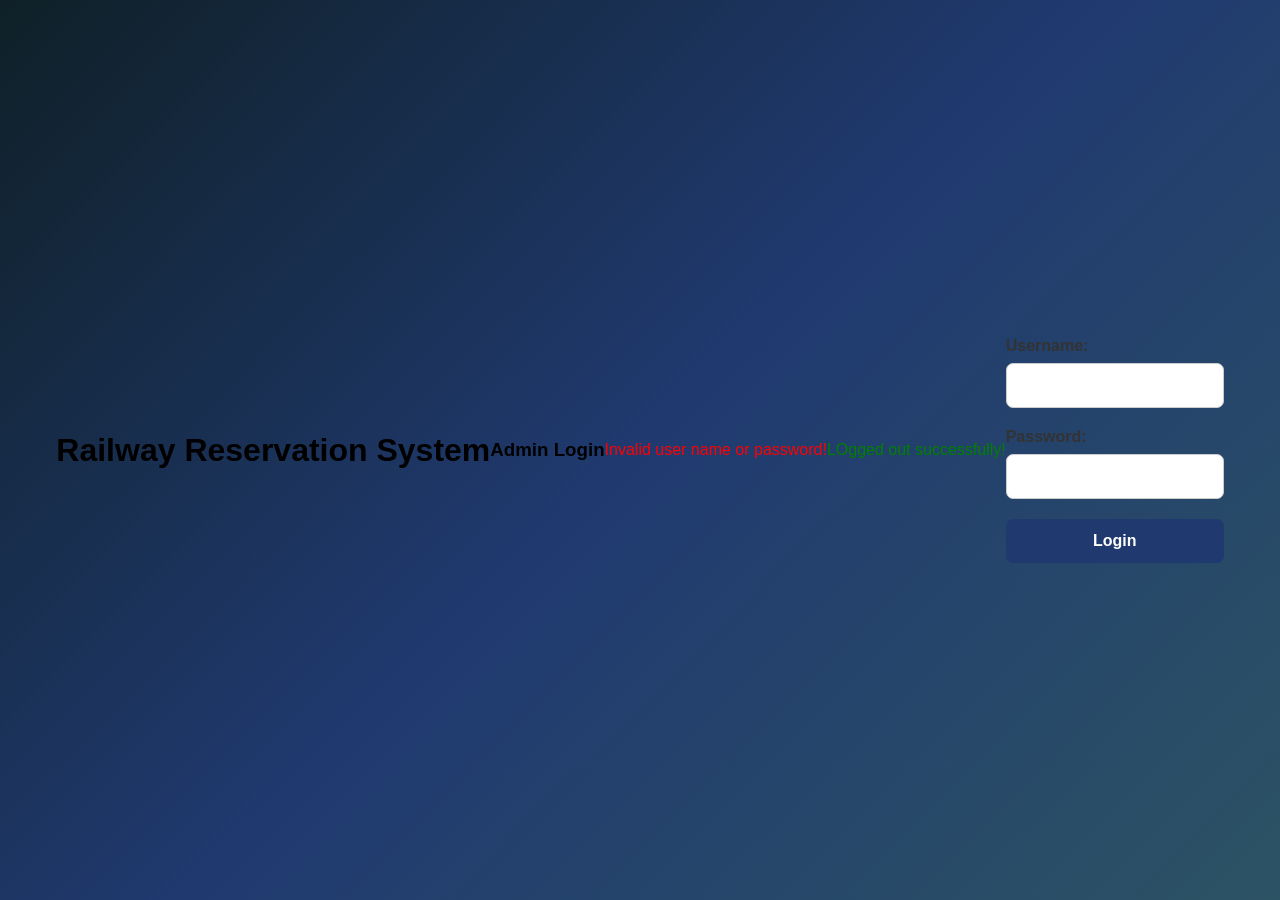
<file: src/main/resources/templates/login.html>
<!DOCTYPE html>
<html xmls:th="https://www.thymeleaf.org">
<head>
    <meta charset="UTF-8">
    <meta name="viewport" content="width=device-width, initial-scale=1.0">
    <title>Admin Login</title>
    <style>
        
* {
    margin: 0;
    padding: 0;
    box-sizing: border-box;
    font-family: 'Segoe UI', Arial, sans-serif;
}

body {
    min-height: 100vh;
    display: flex;
    justify-content: center;
    align-items: center;
    background: linear-gradient(135deg, #0f2027, #203a70, #2c5364);
    padding: 20px;
}

.login-container {
    width: 100%;
    max-width: 420px;
    background: #fff;
    padding: 40px 35px;
    border-radius: 15px;
    box-shadow: 0 12px 35px rgba(0, 0, 0, 0.3);
}

.login-container h2 {
    color: #203a70;
    text-align: center;
    font-size: 27px;
    margin-bottom: 10px;
}

.login-container h3 {
    color: #666;
    text-align: center;
    font-weight: 500;
    margin-bottom: 30px;
}

label {
    display: block;
    color: #333;
    font-weight: 600;
    margin-bottom: 8px;
}

input {
    width: 100%;
    padding: 13px;
    border: 1px solid #ccc;
    border-radius: 7px;
    outline: none;
    font-size: 15px;
    margin-bottom: 20px;
}

input:focus {
    border-color: #203a70;
    box-shadow: 0 0 5px rgba(32, 58, 112, 0.3);
}

button {
    width: 100%;
    padding: 13px;
    background: #203a70;
    color: white;
    border: none;
    border-radius: 7px;
    font-size: 16px;
    font-weight: bold;
    cursor: pointer;
    transition: 0.3s;
}

button:hover {
    background: #14264d;
    transform: translateY(-2px);
}

.error-message {
    color: #d93025;
    background: #fdecea;
    padding: 10px;
    border-radius: 6px;
    margin-bottom: 15px;
    text-align: center;
}

.success-message {
    color: #188038;
    background: #e6f4ea;
    padding: 10px;
    border-radius: 6px;
    margin-bottom: 15px;
    text-align: center;
}

@media (max-width: 480px) {
    .login-container {
        padding: 30px 22px;
    }

    .login-container h2 {
        font-size: 23px;
    }
}

    </style>
</head>
<body>
    <h1>Railway Reservation System</h1>
    <h3>Admin Login</h3>
    <p th:if="${param.error}" style="color:red;">Invalid user name or password!</p>
    <p th:if="${param.logout}" style="color:green;">LOgged out successfully!</p>
    <form th:action="@{/admin/login}" method="post">
        <label>Username:</label>
        <input type="text" name="username" required>
        <br>
        <label>Password:</label>
        <input type="password" name="password" required>
        <br>
        <button type="submit">Login</button>
    </form>
</body>
</html>
</file>
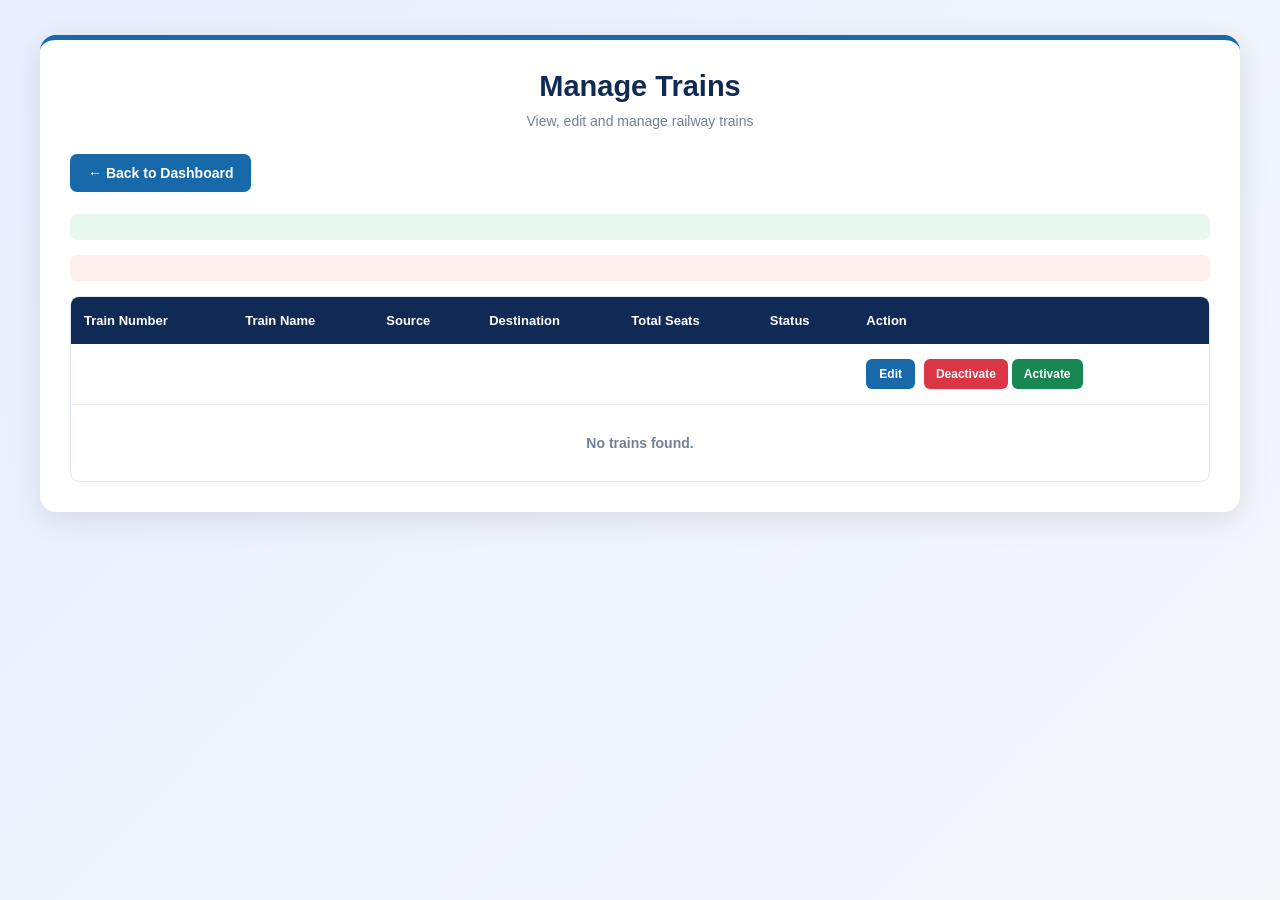
<file: src/main/resources/templates/manage-trains.html>
<!DOCTYPE html>
<html xmlns:th="http://www.thymeleaf.org">

<head>
    <meta charset="UTF-8">
    <meta name="viewport" content="width=device-width, initial-scale=1.0">

    <title>Manage Trains | Railway Admin</title>

    <style>
        * {
            margin: 0;
            padding: 0;
            box-sizing: border-box;
        }

        body {
            font-family: 'Segoe UI', Arial, sans-serif;
            min-height: 100vh;
            background: linear-gradient(135deg, #e8efff, #f5f7fb);
            color: #263238;
            padding: 35px 20px;
        }

        .container {
            max-width: 1200px;
            margin: auto;
            background: white;
            padding: 30px;
            border-radius: 16px;
            box-shadow: 0 8px 30px rgba(0, 0, 0, 0.1);
            border-top: 5px solid #1769aa;
        }

        h1 {
            text-align: center;
            color: #102a56;
            font-size: 29px;
            margin-bottom: 10px;
        }

        .subtitle {
            text-align: center;
            color: #718096;
            margin-bottom: 25px;
            font-size: 14px;
        }

        .top-link {
            display: inline-block;
            margin-bottom: 22px;
            padding: 11px 18px;
            background: #1769aa;
            color: white;
            text-decoration: none;
            border-radius: 7px;
            font-weight: 600;
            font-size: 14px;
            transition: 0.3s;
        }

        .top-link:hover {
            background: #102a56;
        }

        .message {
            padding: 13px;
            border-radius: 7px;
            margin-bottom: 15px;
            text-align: center;
            font-size: 14px;
            font-weight: 600;
        }

        .success {
            background: #e8f8ef;
            color: #16834a;
        }

        .error {
            background: #fff0f0;
            color: #c62828;
        }

        .table-wrapper {
            width: 100%;
            overflow-x: auto;
            border-radius: 9px;
            border: 1px solid #e2e8f0;
        }

        table {
            width: 100%;
            border-collapse: collapse;
            min-width: 850px;
        }

        thead {
            background: #102a56;
            color: white;
        }

        th {
            padding: 16px 13px;
            font-size: 13px;
            text-align: left;
            white-space: nowrap;
        }

        td {
            padding: 15px 13px;
            border-bottom: 1px solid #edf0f5;
            font-size: 14px;
        }

        tbody tr:hover {
            background: #f5f8fd;
        }

        tbody tr:last-child td {
            border-bottom: none;
        }

        .status {
            display: inline-block;
            padding: 6px 12px;
            border-radius: 20px;
            font-size: 12px;
            font-weight: bold;
        }

        .active {
            background: #e8f8ef;
            color: #16834a;
        }

        .inactive {
            background: #fff0f0;
            color: #c62828;
        }

        .action-cell {
            white-space: nowrap;
        }

        .edit-btn {
            display: inline-block;
            padding: 8px 13px;
            background: #1769aa;
            color: white;
            text-decoration: none;
            border-radius: 6px;
            font-size: 12px;
            font-weight: 600;
            margin-right: 5px;
        }

        .edit-btn:hover {
            background: #102a56;
        }

        button {
            padding: 8px 12px;
            border: none;
            border-radius: 6px;
            color: white;
            font-size: 12px;
            font-weight: 600;
            cursor: pointer;
            transition: 0.3s;
        }

        .deactivate-btn {
            background: #dc3545;
        }

        .deactivate-btn:hover {
            background: #b02a37;
        }

        .activate-btn {
            background: #198754;
        }

        .activate-btn:hover {
            background: #146c43;
        }

        .empty-message {
            text-align: center;
            padding: 30px;
            color: #718096;
            font-weight: 600;
        }

        @media (max-width: 600px) {
            body {
                padding: 15px 10px;
            }

            .container {
                padding: 20px 12px;
            }

            h1 {
                font-size: 24px;
            }
        }
    </style>
</head>

<body>

    <div class="container">

        <h1>Manage Trains</h1>
        <p class="subtitle">View, edit and manage railway trains</p>

        <a th:href="@{/admin/dashboard}" class="top-link">
            ← Back to Dashboard
        </a>

        <p class="message success"
           th:if="${message}"
           th:text="${message}">
        </p>

        <p class="message error"
           th:if="${error}"
           th:text="${error}">
        </p>

        <div class="table-wrapper">

            <table>

                <thead>
                    <tr>
                        <th>Train Number</th>
                        <th>Train Name</th>
                        <th>Source</th>
                        <th>Destination</th>
                        <th>Total Seats</th>
                        <th>Status</th>
                        <th>Action</th>
                    </tr>
                </thead>

                <tbody>

                    <tr th:each="train : ${trains}">

                        <td th:text="${train.trainNumber}"></td>

                        <td th:text="${train.trainName}"></td>

                        <td th:text="${train.source}"></td>

                        <td th:text="${train.destination}"></td>

                        <td th:text="${train.totalSeats}"></td>

                        <td>
                            <span class="status"
                                  th:classappend="${train.active ? 'active' : 'inactive'}"
                                  th:text="${train.active ? 'Active' : 'Inactive'}">
                            </span>
                        </td>

                        <td class="action-cell">

                            <a th:href="@{/admin/edit-train/{id}(id=${train.id})}"
                               class="edit-btn">
                                Edit
                            </a>

                            <form th:action="@{/admin/deactivate-train/{id}(id=${train.id})}"
                                  method="post"
                                  th:if="${train.active}"
                                  style="display:inline;">

                                <button type="submit"
                                        class="deactivate-btn"
                                        onclick="return confirm('Deactivate this train?')">
                                    Deactivate
                                </button>

                            </form>

                            <form th:action="@{/admin/activate-train/{id}(id=${train.id})}"
                                  method="post"
                                  th:unless="${train.active}"
                                  style="display:inline;">

                                <button type="submit" class="activate-btn">
                                    Activate
                                </button>

                            </form>

                        </td>

                    </tr>

                    <tr th:if="${#lists.isEmpty(trains)}">
                        <td colspan="7" class="empty-message">
                            No trains found.
                        </td>
                    </tr>

                </tbody>

            </table>

        </div>

    </div>

</body>
</html>
</file>
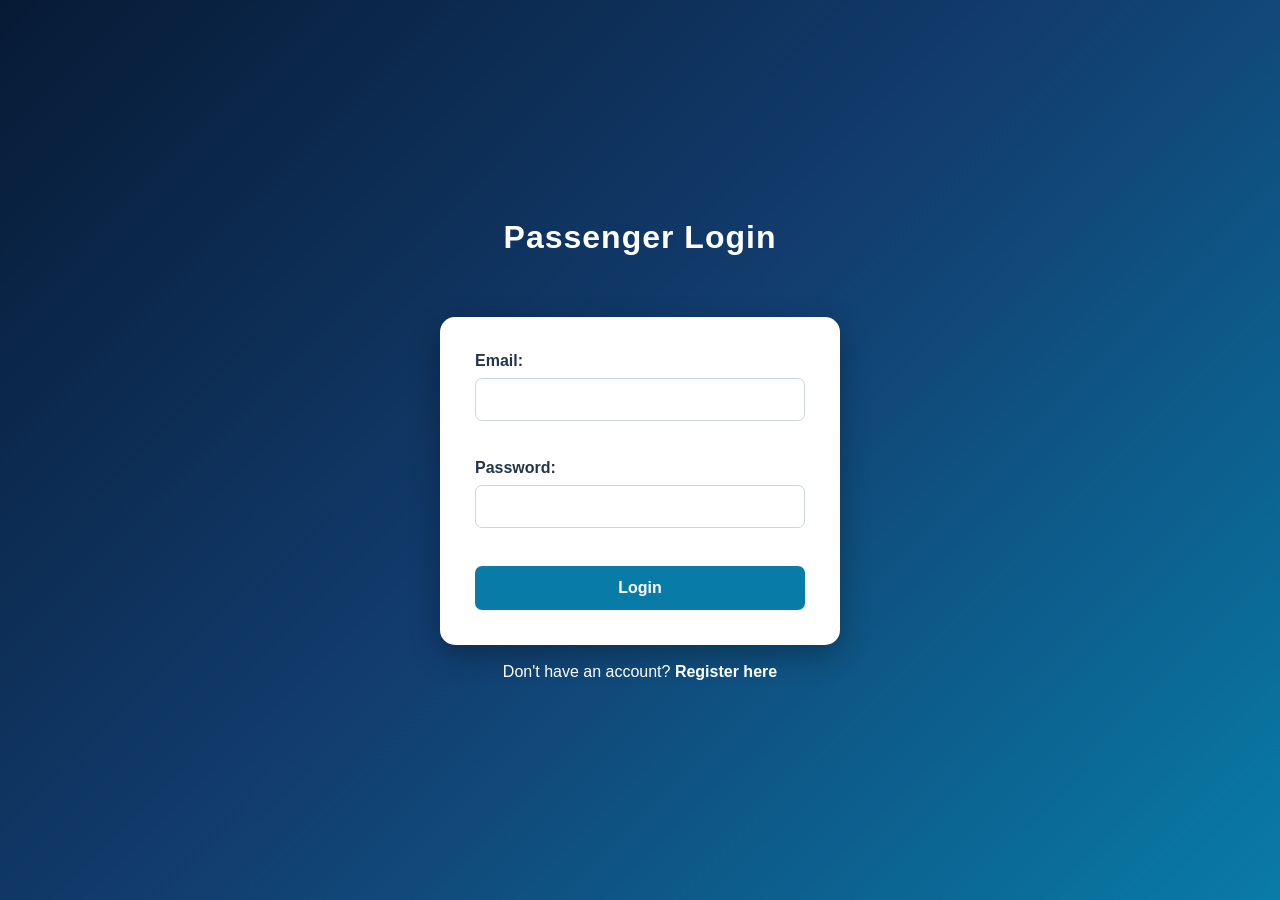
<file: src/main/resources/templates/passenger-login.html>
<!DOCTYPE html>
<html xmlns:th="http://www.thymeleaf.org">
<head>
    <meta charset="UTF-8">
    <meta name="viewport" content="width=device-width, initial-scale=1.0">
    <title>Passenger Login</title>
    <style>
    
* {
    margin: 0;
    padding: 0;
    box-sizing: border-box;
}

body {
    font-family: 'Segoe UI', Arial, sans-serif;
    min-height: 100vh;
    display: flex;
    flex-direction: column;
    align-items: center;
    justify-content: center;
    background: linear-gradient(135deg, #071a35, #123e70, #087ca7);
    padding: 20px;
}

h2 {
    color: white;
    font-size: 32px;
    margin-bottom: 25px;
    text-align: center;
    letter-spacing: 1px;
}

form {
    background: white;
    width: 100%;
    max-width: 400px;
    padding: 35px;
    border-radius: 15px;
    box-shadow: 0 10px 30px rgba(0, 0, 0, 0.3);
}

label {
    display: block;
    font-weight: 600;
    color: #24364b;
    margin-bottom: 8px;
}

input {
    width: 100%;
    padding: 12px;
    margin-bottom: 20px;
    border: 1px solid #cbd5e1;
    border-radius: 7px;
    font-size: 15px;
    outline: none;
}

input:focus {
    border-color: #087ca7;
    box-shadow: 0 0 5px rgba(8, 124, 167, 0.3);
}

button {
    width: 100%;
    padding: 13px;
    background: #087ca7;
    color: white;
    border: none;
    border-radius: 7px;
    font-size: 16px;
    font-weight: bold;
    cursor: pointer;
    transition: 0.3s;
}

button:hover {
    background: #07577d;
}

p {
    margin-top: 18px;
    color: white;
    text-align: center;
}

p[style*="color:red"] {
    color: #ffcccc !important;
}

p[style*="color:green"] {
    color: #b6ffcf !important;
}

a {
    color: #ffffff;
    font-weight: 600;
    text-decoration: none;
}

a:hover {
    text-decoration: underline;
}

    </style>
</head>
<body>

    <h2>Passenger Login</h2>

    <p th:if="${error}" th:text="${error}" style="color:red;"></p>
    <p th:if="${message}" th:text="${message}" style="color:green;"></p>

    <form th:action="@{/passenger/login}" method="post">

        <label>Email:</label>
        <input type="email" name="email" required>
        <br><br>

        <label>Password:</label>
        <input type="password" name="password" required>
        <br><br>

        <button type="submit">Login</button>

    </form>

    <p>
        Don't have an account?
        <a th:href="@{/register}">Register here</a>
    </p>

   

</body>
</html>
</file>
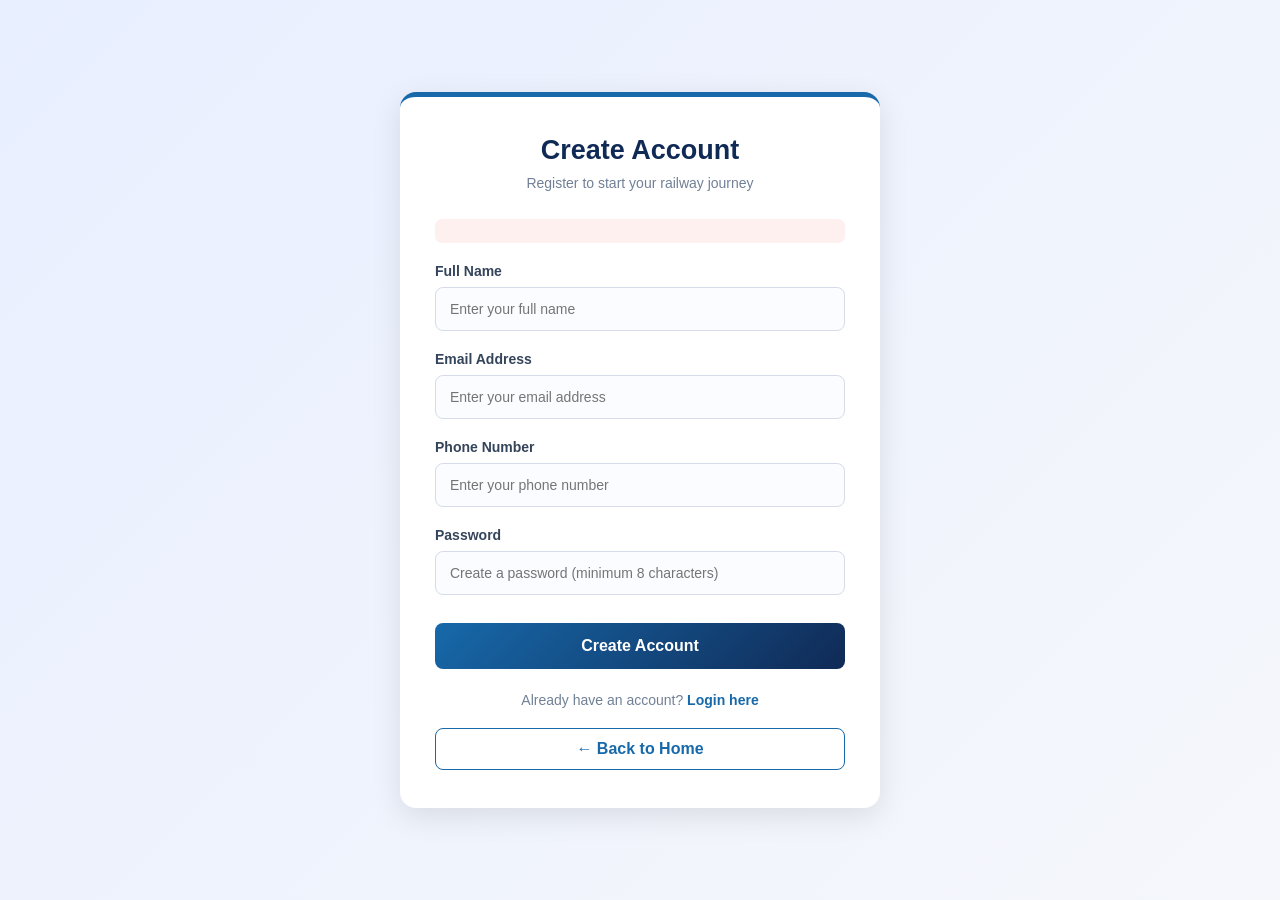
<file: src/main/resources/templates/register.html>
<!DOCTYPE html>
<html xmlns:th="http://www.thymeleaf.org">

<head>
    <meta charset="UTF-8">
    <meta name="viewport" content="width=device-width, initial-scale=1.0">

    <title>Passenger Registration | Railway</title>

    <style>
        * {
            margin: 0;
            padding: 0;
            box-sizing: border-box;
        }

        body {
            font-family: 'Segoe UI', Arial, sans-serif;
            min-height: 100vh;
            display: flex;
            align-items: center;
            justify-content: center;
            background: linear-gradient(135deg, #e8efff, #f5f7fb);
            padding: 25px 15px;
            color: #263238;
        }

        .register-container {
            width: 100%;
            max-width: 480px;
            background: white;
            padding: 38px 35px;
            border-radius: 16px;
            box-shadow: 0 8px 30px rgba(0, 0, 0, 0.1);
            border-top: 5px solid #1769aa;
        }

        .header {
            text-align: center;
            margin-bottom: 28px;
        }

        .header h1 {
            color: #102a56;
            font-size: 27px;
            margin-bottom: 9px;
        }

        .header p {
            color: #718096;
            font-size: 14px;
        }

        .form-group {
            margin-bottom: 20px;
        }

        label {
            display: block;
            font-size: 14px;
            font-weight: 600;
            color: #34445a;
            margin-bottom: 8px;
        }

        input {
            width: 100%;
            padding: 13px 14px;
            border: 1px solid #d5dce7;
            border-radius: 8px;
            font-size: 14px;
            background: #fbfcff;
            outline: none;
            transition: 0.3s;
        }

        input:focus {
            border-color: #1769aa;
            background: white;
            box-shadow: 0 0 0 3px rgba(23, 105, 170, 0.12);
        }

        .error-message {
            background: #fff0f0;
            color: #c62828;
            padding: 12px;
            border-radius: 7px;
            margin-bottom: 20px;
            text-align: center;
            font-size: 13px;
        }

        button {
            width: 100%;
            padding: 14px;
            margin-top: 8px;
            background: linear-gradient(135deg, #1769aa, #102a56);
            color: white;
            border: none;
            border-radius: 8px;
            font-size: 16px;
            font-weight: bold;
            cursor: pointer;
            transition: 0.3s;
        }

        button:hover {
            transform: translateY(-2px);
            box-shadow: 0 5px 15px rgba(16, 42, 86, 0.2);
        }

        .login-text {
            text-align: center;
            margin-top: 23px;
            font-size: 14px;
            color: #718096;
        }

        a {
            color: #1769aa;
            font-weight: 600;
            text-decoration: none;
        }

        a:hover {
            color: #102a56;
            text-decoration: underline;
        }

        .back-link {
            display: block;
            text-align: center;
            margin-top: 20px;
            padding: 11px;
            border: 1px solid #1769aa;
            border-radius: 8px;
            transition: 0.3s;
        }

        .back-link:hover {
            background: #1769aa;
            color: white;
            text-decoration: none;
        }

        @media (max-width: 500px) {
            .register-container {
                padding: 28px 22px;
            }

            .header h1 {
                font-size: 23px;
            }
        }
    </style>
</head>

<body>

    <div class="register-container">

        <div class="header">
            <h1>Create Account</h1>
            <p>Register to start your railway journey</p>
        </div>

        <p class="error-message"
           th:if="${error}"
           th:text="${error}">
        </p>

        <form th:action="@{/register}" method="post">

            <div class="form-group">
                <label>Full Name</label>
                <input type="text"
                       name="name"
                       placeholder="Enter your full name"
                       required>
            </div>

            <div class="form-group">
                <label>Email Address</label>
                <input type="email"
                       name="email"
                       placeholder="Enter your email address"
                       required>
            </div>

            <div class="form-group">
                <label>Phone Number</label>
                <input type="tel"
                       name="phone"
                       placeholder="Enter your phone number"
                       required>
            </div>

            <div class="form-group">
                <label>Password</label>
                <input type="password"
                       name="password"
                       minlength="8"
                       placeholder="Create a password (minimum 8 characters)"
                       required>
            </div>

            <button type="submit">
                Create Account
            </button>

        </form>

        <p class="login-text">
            Already have an account?
            <a th:href="@{/passenger/login}">Login here</a>
        </p>

        <a th:href="@{/}" class="back-link">
            ← Back to Home
        </a>

    </div>

</body>
</html>
</file>
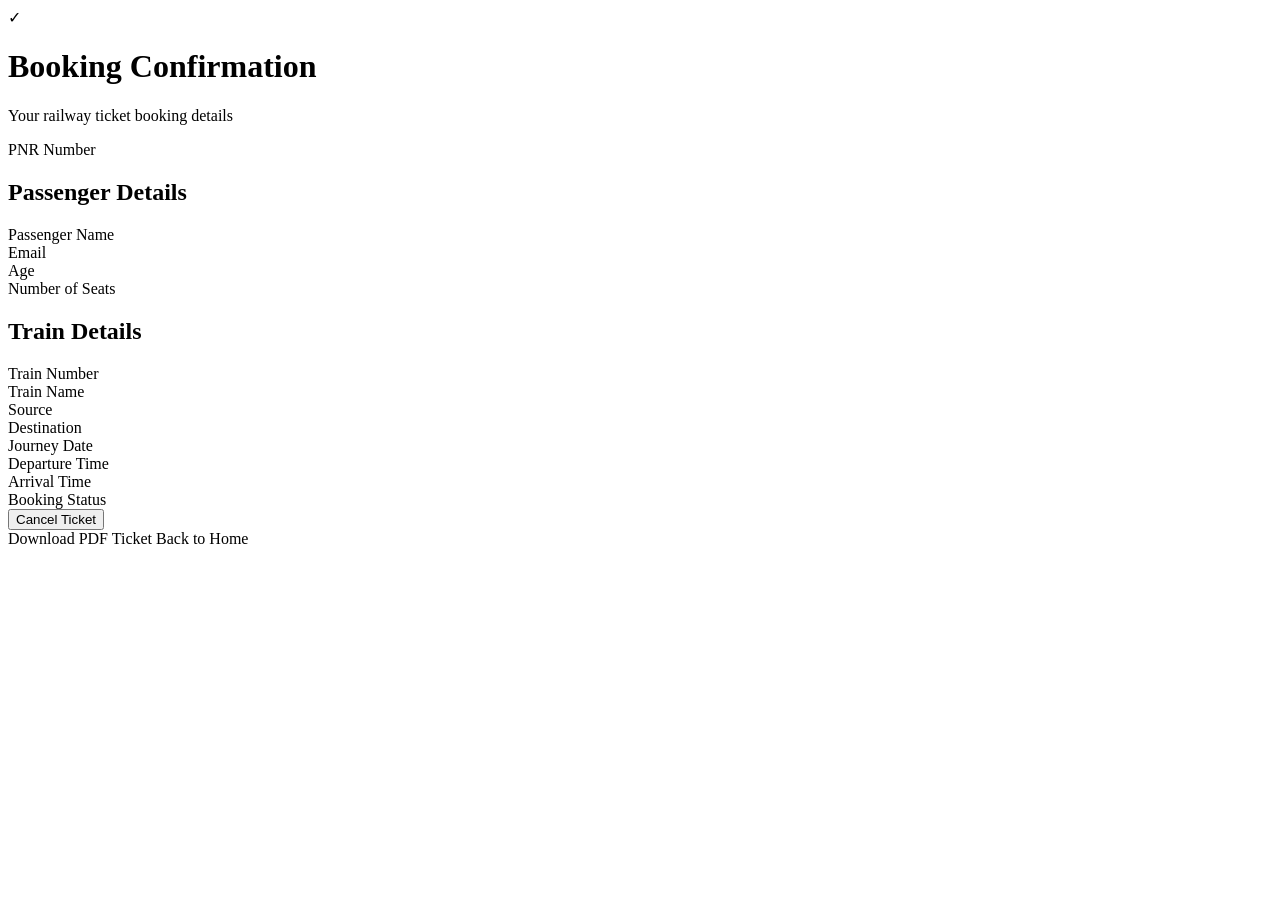
<file: src/main/resources/templates/success.html>
<!DOCTYPE html>
<html xmlns:th="http://www.thymeleaf.org">

<head>
    <meta charset="UTF-8">
    <meta name="viewport" content="width=device-width, initial-scale=1.0">

    <title>Booking Confirmation</title>

    <link rel="stylesheet" th:href="@{/css/success.css}">
</head>

<body>

    <div class="container">

        <div class="success-icon">✓</div>

        <h1>Booking Confirmation</h1>

        <p class="subtitle">
            Your railway ticket booking details
        </p>

        <div th:if="${booking != null}">

            <div class="pnr">
                <span>PNR Number</span>
                <h2 th:text="${booking.pnr}"></h2>
            </div>

            <div class="details">

                <h2>Passenger Details</h2>

                <div class="detail-row">
                    <span>Passenger Name</span>
                    <strong th:text="${booking.passengerName}"></strong>
                </div>

                <div class="detail-row">
                    <span>Email</span>
                    <strong th:text="${booking.email}"></strong>
                </div>

                <div class="detail-row">
                    <span>Age</span>
                    <strong th:text="${booking.age}"></strong>
                </div>

                <div class="detail-row">
                    <span>Number of Seats</span>
                    <strong th:text="${booking.numberOfSeats}"></strong>
                </div>

                <h2>Train Details</h2>

                <div class="detail-row">
                    <span>Train Number</span>
                    <strong th:text="${booking.train.trainNumber}"></strong>
                </div>

                <div class="detail-row">
                    <span>Train Name</span>
                    <strong th:text="${booking.train.trainName}"></strong>
                </div>

                <div class="detail-row">
                    <span>Source</span>
                    <strong th:text="${booking.train.source}"></strong>
                </div>

                <div class="detail-row">
                    <span>Destination</span>
                    <strong th:text="${booking.train.destination}"></strong>
                </div>

                <div class="detail-row">
                    <span>Journey Date</span>
                    <strong th:text="${booking.journeyDate}"></strong>
                </div>

                <div class="detail-row">
                    <span>Departure Time</span>
                    <strong th:text="${booking.train.departureTime}"></strong>
                </div>

                <div class="detail-row">
                    <span>Arrival Time</span>
                    <strong th:text="${booking.train.arrivalTime}"></strong>
                </div>

                <div class="detail-row">
                    <span>Booking Status</span>

                    <strong
                        th:text="${booking.status}"
                        th:class="${booking.status == 'CONFIRMED'} ? 'status-confirmed' : 'status-cancelled'">
                    </strong>
                </div>

            </div>

            <div th:if="${booking.status == 'CONFIRMED'}"
                 class="cancel-section">

                <form th:action="@{/cancel-ticket}" method="post">

                    <input type="hidden"
                           name="pnr"
                           th:value="${booking.pnr}">

                    <button type="submit" class="cancel-btn">
                        Cancel Ticket
                    </button>

                </form>

            </div>

            <div class="actions">

                <a th:href="@{/download-ticket(pnr=${booking.pnr})}"
                   class="download-btn">
                    Download PDF Ticket
                </a>

                <a th:href="@{/}" class="home-btn">
                    Back to Home
                </a>

            </div>

        </div>

        <p th:if="${error}" class="error-message"
           th:text="${error}">
        </p>

    </div>

</body>
</html>
</file>
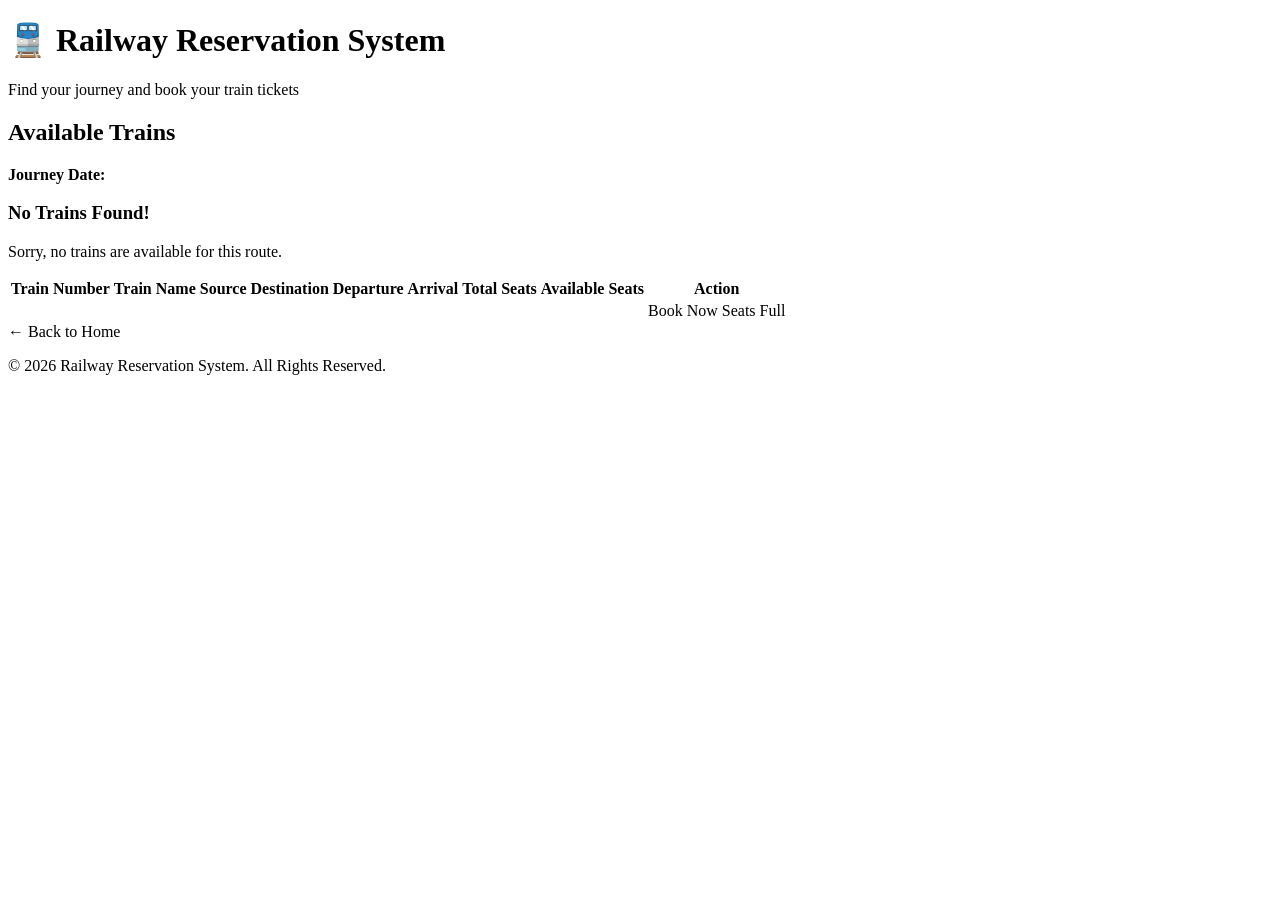
<file: src/main/resources/templates/trains.html>
<!DOCTYPE html>
<html xmlns:th="http://www.thymeleaf.org">

<head>
    <meta charset="UTF-8">
    <meta name="viewport" content="width=device-width, initial-scale=1.0">

    <title>Available Trains | Railway Reservation System</title>

    <link rel="stylesheet" th:href="@{/css/trains.css}">
</head>

<body>

    <!-- Header -->
    <div class="header">
        <h1>🚆 Railway Reservation System</h1>
        <p>Find your journey and book your train tickets</p>
    </div>

    <div class="container">

        <h2 class="page-title">Available Trains</h2>

        <!-- Journey Date -->
        <div class="search-summary">
            <strong>Journey Date:</strong>
            <span th:text="${journeyDate}"></span>
        </div>

        <!-- No Trains Found -->
        <div class="no-trains"
             th:if="${#lists.isEmpty(trainResults)}">

            <h3>No Trains Found!</h3>
            <p>Sorry, no trains are available for this route.</p>

        </div>

        <!-- Train Table -->
        <div class="table-container"
             th:if="${!#lists.isEmpty(trainResults)}">

            <table>

                <thead>
                    <tr>
                        <th>Train Number</th>
                        <th>Train Name</th>
                        <th>Source</th>
                        <th>Destination</th>
                        <th>Departure</th>
                        <th>Arrival</th>
                        <th>Total Seats</th>
                        <th>Available Seats</th>
                        <th>Action</th>
                    </tr>
                </thead>

                <tbody>

                    <tr th:each="result : ${trainResults}">

                        <td th:text="${result.train.trainNumber}"></td>

                        <td class="train-name"
                            th:text="${result.train.trainName}"></td>

                        <td th:text="${result.train.source}"></td>

                        <td th:text="${result.train.destination}"></td>

                        <td th:text="${result.train.departureTime}"></td>

                        <td th:text="${result.train.arrivalTime}"></td>

                        <td th:text="${result.train.totalSeats}"></td>

                        <td>
                            <span class="seat-info"
                                  th:classappend="${result.remainingSeats <= 0} ? ' no-seats' : ''"
                                  th:text="${result.remainingSeats}">
                            </span>
                        </td>

                        <td>

                            <a class="book-btn"
                               th:if="${result.remainingSeats > 0}"
                               th:href="@{/booking(trainId=${result.train.id},journeyDate=${journeyDate})}">

                                Book Now

                            </a>

                            <span class="full-btn"
                                  th:if="${result.remainingSeats <= 0}">

                                Seats Full

                            </span>

                        </td>

                    </tr>

                </tbody>

            </table>

        </div>

        <!-- Back Button -->
        <a th:href="@{/}" class="back-btn">
            ← Back to Home
        </a>

    </div>

    <footer>
        <p>© 2026 Railway Reservation System. All Rights Reserved.</p>
    </footer>

</body>
</html>
</file>
